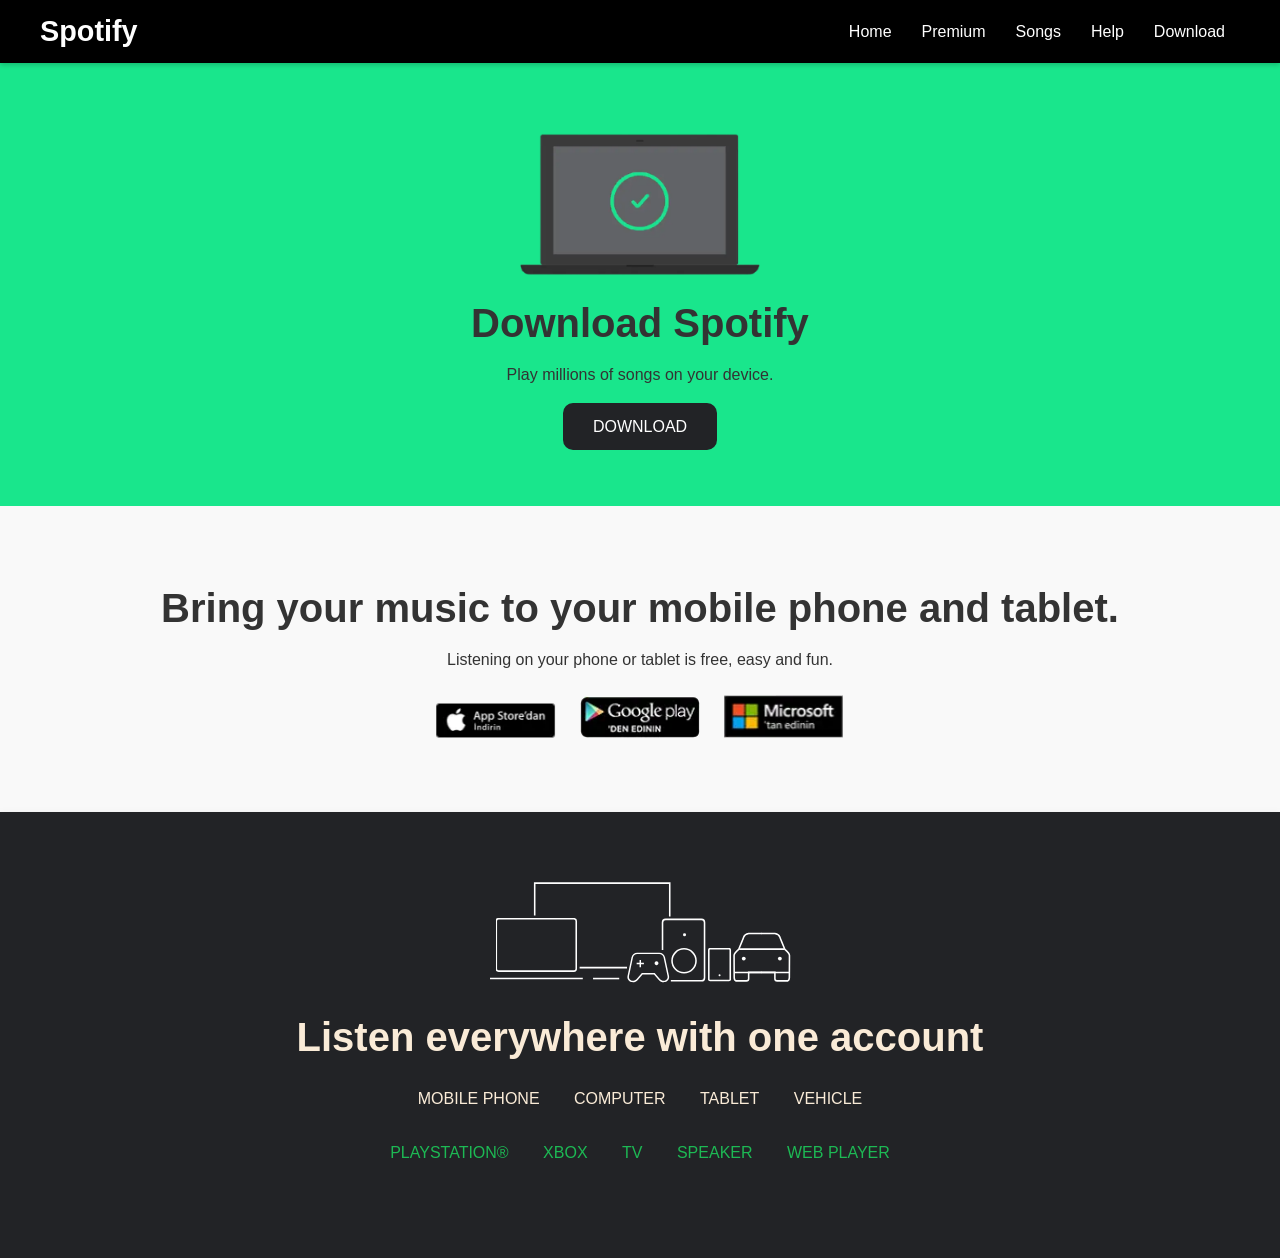
<file: download.html>
<!DOCTYPE html>
<html lang="en">
	<head>
		<meta charset="UTF-8" />
		<meta name="viewport" content="width=device-width, initial-scale=1.0" />
		<link rel="stylesheet" href="download.css">
		<title>Download for Windows - Spotify</title>
		<link rel="icon" href="https://www.scdn.co/i/_global/favicon.png" />
		
	</head>
	<body>
		<!-- Navigation Bar -->
		<nav class="navbar">
			<div class="navbar-container">
				<div class="logo">
					<a href="#">Spotify</a>
				</div>
				<ul class="nav-links">
					<li><a href="spotify.html">Home</a></li>
					<li><a href="premium.html">Premium</a></li>
					<li><a href="index.html">Songs</a></li>
					<li><a href="#">Help</a></li>
					<li><a href="#">Download</a></li>
				</ul>
			</div>
		</nav>
		<custom-header></custom-header>
		
		<div class="download">
			<div class="container">
				<img src="static\laptop.webp" alt="">
				<h1 class="title-1">Download Spotify</h1>
				<p>Play millions of songs on your device.</p><br>
				<a class="black_btn" href="#">DOWNLOAD</a>
			</div>
		</div>
		
		<div class="phoneNtablet">
			<div class="container">
				<h3 class="title-1">Bring your music to your mobile phone and tablet.</h3>
				<p>Listening on your phone or tablet is free, easy and fun.</p>
				<div class="storebox">
					<a href=""><img src="static\appstore.webp" alt=""></a>
					<a href=""><img src="static\googleplay.webp" alt=""></a>
					<a href=""><img src="static\microsoft.webp" alt=""></a>
				</div>
			</div>
		</div>
		
		<div class="Everywhere">
			<div class="container">
				<img src="static\all-devices.svg" alt="">
				<h3 class="title-1">Listen everywhere with one account</h3>
				<ul class="platform_name">
				<li>MOBILE PHONE</li>
				<li>COMPUTER</li>
				<li>TABLET</li>
				<li>VEHICLE</li>
				</ul>
				<ul class="platform_link">
				<li><a href="">PLAYSTATION®</a></li>
				<li><a href="">XBOX</a></li>
				<li><a href="">TV</a></li>
				<li><a href="">SPEAKER</a></li>
				<li><a href="">WEB PLAYER</a></li>
				</ul>
			</div>
		</div>

		<custom-footer></custom-footer>
	</body>
</html>
</file>
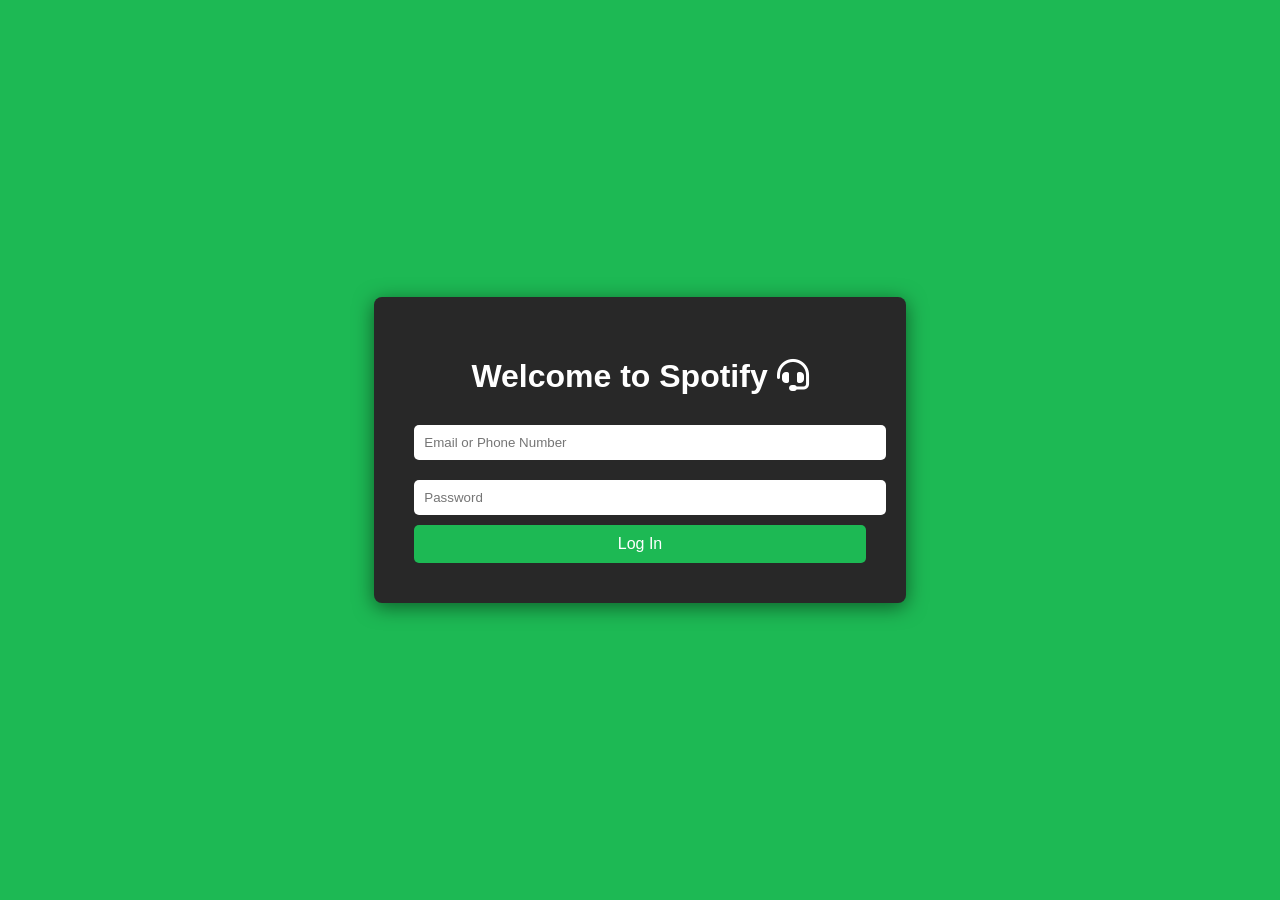
<file: login.html>
<!DOCTYPE html>
<html lang="en">
<head>
    <meta charset="UTF-8">
    <meta name="viewport" content="width=device-width, initial-scale=1.0">
    <title>Spotify Login</title>
    <link rel="stylesheet" href="login.css">
    <link rel="stylesheet" href="https://cdnjs.cloudflare.com/ajax/libs/font-awesome/6.7.2/css/all.min.css" 
     integrity="sha512-Evv84Mr4kqVGRNSgIGL/F/aIDqQb7xQ2vcrdIwxfjThSH8CSR7PBEakCr51Ck+w+/U6swU2Im1vVX0SVk9ABhg==" crossorigin="anonymous" referrerpolicy="no-referrer" />
</head>
<body>
    <div class="login-container">
        <h1>Welcome to Spotify <i class="fa-solid fa-headset"></i></h1>
        <form id="loginForm" onsubmit="login(); return false;">
            <input type="text" id="email" placeholder="Email or Phone Number" required>
            <input type="password" id="password" placeholder="Password" required>
            <button type="submit">Log In</button>
        </form>
    </div>
    <script src="login.js"></script>
</body>
</html>
</file>
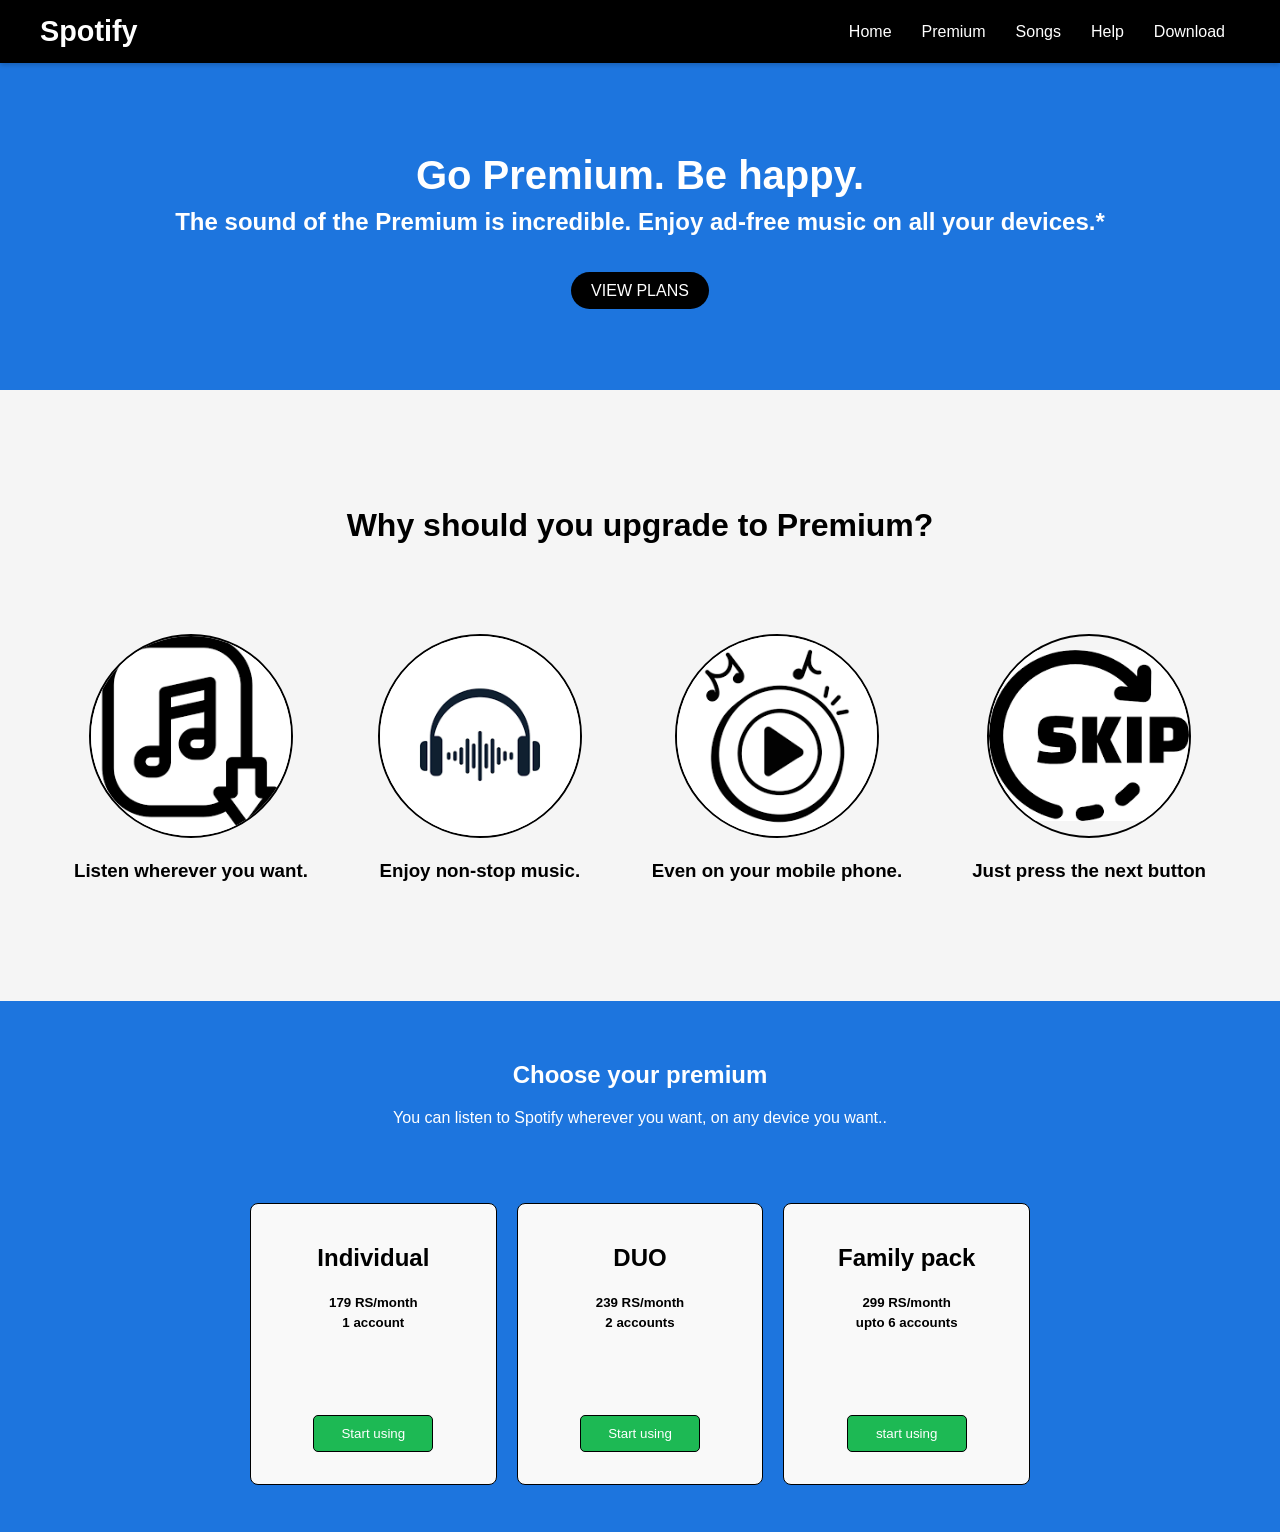
<file: premium.html>
<!DOCTYPE html>
<html lang="en">
<head>
    <meta charset="UTF-8" />
    <meta name="viewport" content="width=device-width, initial-scale=1.0" />
    <link rel="stylesheet" href="premium.css" />
    <title>Spotify Premium</title>
    <link rel="icon" href="https://www.scdn.co/i/_global/favicon.png" />
    </head>
<body>

    <!-- Navigation Bar -->
    <nav class="navbar">
        <div class="navbar-container">
            <div class="logo">
                <a href="#">Spotify</a>
            </div>
            <ul class="nav-links">
                <li><a href="spotify.html">Home</a></li>
                <li><a href="#plans">Premium</a></li>
                <li><a href="index.html">Songs</a></li>
                <li><a href="#">Help</a></li>
                <li><a href="download.html">Download</a></li>
            </ul>
        </div>
    </nav>

    <custom-header></custom-header>
    <div class="premium-head">
        <div class="container">
            <h1>Go Premium. Be happy.</h1>
            <h2 class="title-2">The sound of the Premium is incredible. Enjoy ad-free music on all your devices.*</h2><br><br>
            <a class="black_btn" href="#plans">VIEW PLANS</a>
        </div>
    </div>
    <div class="why-premium">
        <div class="container">
            <h2 class="title-1">Why should you upgrade to Premium?</h2>
        </div>
        <div class="container images">
            <div class="image-item">
                <img src="static\download1.png" alt="Download music.">
                <h3>Listen wherever you want.</h3>
            </div>
            <div class="image-item">
                <img src="static\add_free.png" alt="No ad interruptions.">
                <h3>Enjoy non-stop music.</h3>
            </div>
            <div class="image-item">
                <img src="static\play.png" alt="Play any song you want.">
                <h3>Even on your mobile phone.</h3>
            </div>
            <div class="image-item">
                <img src="static\skip.png" alt="Unlimited song skipping.">
                <h3>Just press the next button</h3>
            </div>
        </div>
    </div>

    <div id="plans" class="premium-plans">
        <div class="container plans-text">
            <h2>Choose your premium</h2>
            <p>You can listen to Spotify wherever you want, on any device you want..</p>
        </div>
        <div class="plan">
            <div>
                <h2>Individual</h2><br>
                <h5>179 RS/month</h5>
                <h5>1 account</h5>
                <button>Start using</button>
            </div>
            <div>
                <h2>DUO</h2><br>
                <h5>239 RS/month</h5>
                <h5>2 accounts</h5>
                <button>Start using </button>
            </div>
            <div>
                <h2>Family pack </h2><br>
                <h5>299 RS/month</h5>
                <h5>upto 6 accounts</h5>
                <button>start using</button>
            </div>
        </div>
        
    </div>
    <custom-footer></custom-footer>
</body>
</html>
</file>
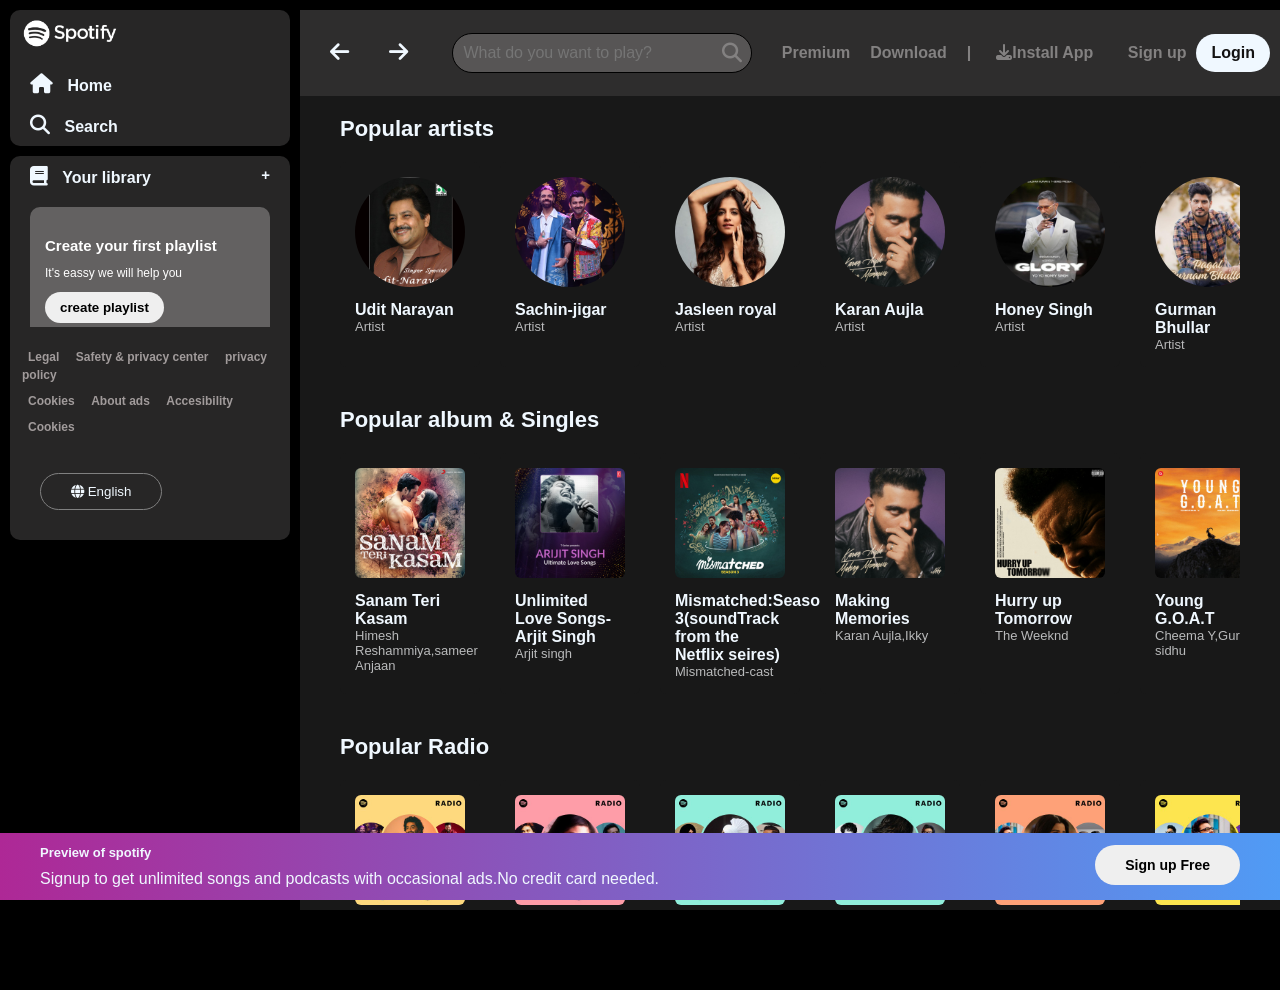
<file: spotify.html>
<!DOCTYPE html>
<html lang="en">
<head>
    <meta charset="UTF-8">
    <meta name="viewport" content="width=device-width, initial-scale=1.0">
    <link rel="stylesheet" href="spotify.css">
    <link rel="icon" href="logo.png">
    <link rel="stylesheet" href="https://cdnjs.cloudflare.com/ajax/libs/font-awesome/6.7.2/css/all.min.css" 
    integrity="sha512-Evv84Mr4kqVGRNSgIGL/F/aIDqQb7xQ2vcrdIwxfjThSH8CSR7PBEakCr51Ck+w+/U6swU2Im1vVX0SVk9ABhg=="crossorigin="anonymous" referrerpolicy="no-referrer" />
    <title>spotify</title>
    
</head>
<body>
    <div class="sidebar">
        <div class="sidebar-nav">
            <div class="logo">
                <img src="static\logo-new.png" alt="spotify logo">
            </div>
            <ul>
                <li><a href="">
                        <span><i class="fa-solid fa-house"></i></span>
                        <span>Home</span>
                    </a>
                </li>
                <li><a href="">
                    <span><i class="fa-solid fa-magnifying-glass"></i></span>
                    <span>Search</span>
                </a></li>
                
            </ul>
        </div>
        <div class="sidebar-nav box2 ">
            
            <ul>
                <li><a href="">
                        <span><i class="fa-solid fa-book"></i></span>
                        <span class="library">Your library</span>
                    </a>
                </li>
                <li>
                    <div class="sidebar-scroll">
                        <div class="create-playlist">
                            <h4>Create your first playlist</h4>
                            <p>It's eassy we will help you</p>
                            <button>create playlist</button>
                        </div>
                        <div class="create-playlist">
                            <h4>Let's find out some podcasts to follow</h4>
                            <p>We w'll keep you updated on new episodes</p>
                            <button>Browse podcasts</button>
                        </div>
                    </div>
                </li>
                
            </ul>
            <div class="privacy">
                <ul>
                    <li>
                        <a href="">Legal</a>
                        <a href="">Safety & privacy center</a>
                        <a href="">privacy policy</a>
                    </li>
                    <li>
                        <a href="">Cookies</a>
                        <a href="">About ads</a>
                        <a href="">Accesibility</a>
                    </li>
                    <li>
                        <a href="">Cookies</a>
                    </li>
                </ul>
            </div>
            <div class="eng-btn">
                <button><i class="fa-solid fa-globe"></i>    English</button>
            </div>
        </div>
    </div>
    <!-- ......Main content starts....... -->
     <div class="main-section">
        <div class="top-nav">
            <div class="prev-btn">
                <button><i class="fa-solid fa-arrow-left"></i></button>
                <button><i class="fa-solid fa-arrow-right"></i></button>
            </div>

            <div class="nav-search">
                <div class="search-icon">
                    <i class="fa-solid fa-magnifying-glass"></i>
                </div>
                <input placeholder="What do you want to play?" class="search-input">
            </div>
            
            <div class="login-btn">
                <button class="premium" onclick="window.location.href='premium.html'">Premium </button>
                <button class="premium" onclick="window.location.href='download.html'">Download</button>
                <button class="seprator">|</button>
                <button class="download"><i class="fa-solid fa-download"></i>Install App</button>
            </div>
            <div class="login-btn">
                <button class="sign-up">Sign up</button>
                <button class="login" onclick="window.location.href='login.html'">Login</button>
            </div>
        </div>
            <div class="spotify-playlist">
                <h2>Popular artists</h2>
                <div class="card" onclick="play()">
                    <div class="item-a">
                        <img src="static\artist1.jpeg" alt="">
                        <div class="play-btn">
                            <span><i class="fa-solid fa-play"></i></i></span>
                        </div>
                        <h4>Udit Narayan</h4>
                        <p>Artist</p>
                    </div>
                    <div class="item-a">
                        <img src="static\artist2.jpeg" alt="">
                        <div class="play-btn">
                            <span><i class="fa-solid fa-play"></i></i></span>
                        </div>
                        <h4>Sachin-jigar</h4>
                        <p>Artist</p>
                    </div>
                    <div class="item-a">
                        <img src="static\artist3.jpeg "alt="">
                        <div class="play-btn">
                            <span><i class="fa-solid fa-play"></i></span>
                        </div>
                        <h4>Jasleen royal</h4>
                        <p>Artist</p>
                    </div>
                    <div class="item-a">
                        <img src="static\img4.jpeg" alt="">
                        <div class="play-btn">
                            <span><i class="fa-solid fa-play"></i></i></span>
                        </div>
                        <h4>Karan Aujla</h4>
                        <p>Artist</p>
                    </div>
                    <div class="item-a">
                        <img src="static\artist4.jpeg" alt="">
                        <div class="play-btn">
                            <span><i class="fa-solid fa-play"></i></i></span>
                        </div>
                        <h4>Honey Singh</h4>
                        <p>Artist</p>
                    </div>
                    <div class="item-a">
                        <img src="static\artist5.jpeg" alt="">
                        <div class="play-btn">
                            <span><i class="fa-solid fa-play"></i></span>
                        </div>
                        <h4>Gurman Bhullar</h4>
                        <p>Artist</p>
                    </div>
                </div>
            </div>
            <div class="spotify-playlist">
                <h2>Popular album & Singles</h2>
                <div class="card">
                    <div class="item">
                        <img src="static\img1.jpeg" alt="">
                        <div class="play-btn">
                            <span><i class="fa-solid fa-play"></i></i></span>
                        </div>
                        <h4>Sanam Teri Kasam</h4>
                        <p>Himesh Reshammiya,sameer Anjaan</p>
                    </div>
                    <div class="item">
                        <img src="static\img2.jpeg" alt="">
                        <div class="play-btn">
                            <span><i class="fa-solid fa-play"></i></i></span>
                        </div>
                        <h4>Unlimited Love Songs-Arjit Singh</h4>
                        <p>Arjit singh</p>
                    </div>
                    <div class="item">
                        <img src="static\img3.jpeg "alt="">
                        <div class="play-btn">
                            <span><i class="fa-solid fa-play"></i></span>
                        </div>
                        <h4>Mismatched:Season 3(soundTrack from the Netflix seires)</h4>
                        <p>Mismatched-cast</p>
                    </div>
                    <div class="item">
                        <img src="static\img4.jpeg" alt="">
                        <div class="play-btn">
                            <span><i class="fa-solid fa-play"></i></i></span>
                        </div>
                        <h4>Making Memories</h4>
                        <p>Karan Aujla,Ikky</p>
                    </div>
                    <div class="item">
                        <img src="static\img5.jpeg" alt="">
                        <div class="play-btn">
                            <span><i class="fa-solid fa-play"></i></i></span>
                        </div>
                        <h4>Hurry up Tomorrow</h4>
                        <p>The Weeknd</p>
                    </div>
                    <div class="item">
                        <img src="static\img6.jpeg" alt="">
                        <div class="play-btn">
                            <span><i class="fa-solid fa-play"></i></span>
                        </div>
                        <h4>Young G.O.A.T</h4>
                        <p>Cheema Y,Gur sidhu</p>
                    </div>
                </div>
            </div>


            <div class="spotify-playlist">
                <h2>Popular Radio</h2>
                <div class="card">
                    <div class="item">
                        <img src="static\img8.jpeg" alt="">
                        <div class="play-btn">
                            <span><i class="fa-solid fa-play"></i></i></span>
                        </div>
                        <h4>Arijit Singh Radio</h4>
                        <p>with Sachin-jigar,Amit Trivedi,Vishal Mishra and more</p>
                    </div>
                    <div class="item">
                        <img src="static\img9.jpeg" alt="">
                        <div class="play-btn">
                            <span><i class="fa-solid fa-play"></i></span>
                        </div>
                        <h4>Alka Yagnik Radio</h4>
                        <p>with Abhijeet,Kumar Sanu,Jatin-Lalit and more</p>
                    </div>
                    <div class="item">
                        <img src="static\img10.jpeg" alt="">
                        <div class="play-btn">
                            <span><i class="fa-solid fa-play"></i></i></span>
                        </div>
                        <h4>Diljit Dosanjh Radio</h4>
                        <p>with Karan Aujla,Subh,Sidhu Moosa Wala and more</p>
                    </div>
                    <div class="item">
                        <img src="static\img11.jpeg" alt="">
                        <div class="play-btn">
                            <span><i class="fa-solid fa-play"></i></i></span>
                        </div>
                        <h4>KK Radio</h4>
                        <p>with Pritam,Ankit Tiwari,Atif Aslam and more </p>
                    </div>
                    <div class="item">
                        <img src="static\img12.jpeg" alt="">
                        <div class="play-btn">
                            <span><i class="fa-solid fa-play"></i></span>
                        </div>
                        <h4>Shreya Ghoshal Radio</h4>
                        <p>with A.R Rahman,vishal-Shekhar,Atif Aslam and more</p>
                    </div>
                    <div class="item">
                        <img src="static\img13.jpeg "alt="">
                        <div class="play-btn">
                            <span><i class="fa-solid fa-play"></i></span>
                        </div>
                        <h4>A.R.Rahman Radio</h4>
                        <p>with Anirudh Ravichander,Harris Jayraj,G.V.Prakash and more</p>
                    </div>

                </div>
            </div>

            <div class="spotify-playlist">
                <h2>India's Best</h2>
                <div class="card">
                    <div class="item">
                        <img src="static\img14.jpeg" alt="">
                        <div class="play-btn">
                            <span><i class="fa-solid fa-play"></i></i></span>
                        </div>
                        <h4>RADAR India<h4>
                        <p>Most exciting artists from the indian indie scene</p>
                    </div>
                    <div class="item">
                        <img src="static\img15.jpeg" alt="">
                        <div class="play-btn">
                            <span><i class="fa-solid fa-play"></i></i></span>
                        </div>
                        <h4>RAP 91</h4>
                        <p>India's Rap scene.cover-Yo Yo honey singh</p>
                    </div>
                    <div class="item">
                        <img src="static\img16.jpeg" alt="">
                        <div class="play-btn">
                            <span><i class="fa-solid fa-play"></i></span>
                        </div>
                        <h4>Yo Hai Harryanvi!</h4>
                        <p>Biggest Haryanvi hits from last 10 years.cover:Raju Punjabi</p>
                    </div>
                    <div class="item">
                        <img src="static\img17.jpeg" alt="">
                        <div class="play-btn">
                            <span><i class="fa-solid fa-play"></i></i></span>
                        </div>
                        <h4>Punjabi 101</h4>
                        <p>Ultimate 101 Punjabi hits with shubh</p>
                    </div>
                    <div class="item">
                        <img src="static\img18.jpeg" alt="">
                        <div class="play-btn">
                            <span><i class="fa-solid fa-play"></i></i></span>
                        </div>
                        <h4>Tollywood Pearls</h4>
                        <p>The finest set of telugu music from the past 10 years.cover:Hi Nanna</p>
                    </div>
                    <div class="item">
                        <img src="static\img19.jpeg" alt="">
                        <div class="play-btn">
                            <span><i class="fa-solid fa-play"></i></span>
                        </div>
                        <h4>Namma Karunaad</h4>
                        <p>An exclusive collection of kannada super hits songs.cover:KGF2</p>
                    </div>
                </div>
            </div>
        <div class="footer-section">
            <div class="footer">
                <div class="footer-link">
                    <div class="footer-column">
                        <div>Company</div>
                        <ul class="col-link">
                            <li><a href="">About</a></li>
                            <li><a href="">Jobs</a></li>
                            <li><a href="">For the Records</a></li>
                        </ul>
                    </div>
                    <div class="footer-column">
                        <div>Communities</div>
                        <ul class="col-link">
                            <li><a href="">For Artists</a></li>
                            <li><a href="">Developers</a></li>
                            <li><a href="">Advertising</a></li>
                            <li><a href="">Investors</a></li>
                            <li><a href="">Vendors</a></li>
                        </ul>
                    </div>
                    <div class="footer-column">
                        <div>Useful links</div>
                        <ul class="col-link">
                            <li><a href="">Support</a></li>
                            <li><a href="">Free Mobile app</a></li>
                        </ul>
                    </div>
                </div>

                <div class="social-link">
                    <div>
                        <i class="fa-brands fa-facebook"></i>
                        <i class="fa-brands fa-twitter"></i>
                        <i class="fa-brands fa-instagram"></i>

                    </div>
                </div>
            </div>
        </div>
        <hr>
        <div class="copy-right">&copy; 2024 Spotify AB</div>
     </div>
     <div class="preview">
        <div class="text">
            <h4>Preview of spotify</h4>
            <p>Signup to get unlimited songs and podcasts with occasional ads.No credit card needed.</p>
        </div>
        <div class="button">
            <button> Sign up Free</button>
        </div>
     </div>
     <script src="spotify.js"></script>
</body>
</html>
</file>
<file: download.css>
/* General Styles */
body {
    font-family: 'DM Sans', sans-serif;
    margin: 0;
    padding: 0;
    background-color: #f0f0f0;
    color: #333;
}

.container {
    max-width: 1200px;
    margin: 0 auto;
    padding: 20px;
}

/* Header Styles */
header {
    background-color: #1DB954;
    padding: 20px;
    text-align: center;
}

header h1 {
    color: white;
    margin: 0;
}

/* Navbar Styles */
.navbar {
    background-color: #000; 
    padding: 15px 20px;
    position: relative;
    box-shadow: 0 2px 5px rgba(0, 0, 0, 0.2);
}

.navbar-container {
    display: flex;
    justify-content: space-between;
    align-items: center;
    max-width: 1200px;
    margin: 0 auto;
}

.logo a {
    color: white;
    font-size: 1.8em;
    text-decoration: none;
    font-weight: bold;
}

.nav-links {
    list-style-type: none;
    display: flex;
    margin: 0;
    padding: 0;
}

.nav-links li {
    margin: 0 15px;
}

.nav-links a {
    color: white;
    text-decoration: none;
    font-size: 1em;
    transition: color 0.3s;
}

.nav-links a:hover {
    font-size:18px;
    font-weight: 600;
}

/* Responsive Styles */
@media (max-width: 768px) {
    .navbar-container {
        flex-direction: column;
        align-items: flex-start;
    }
    .nav-links {
        flex-direction: column;
        width: 100%;
    }

    .nav-links li {
        margin: 10px 0;
    }
}
/* Download Section */
.download {
    background-color: #19E68C;
    text-align: center;
    padding: 50px 20px;
    box-shadow: 0 4px 10px rgba(0, 0, 0, 0.1);
}

.download img {
    max-width: 20%;
    height: auto;
}

.title-1 {
    font-size: 2.5em;
    margin: 20px 0;
}

.black_btn {
    background-color: #222326;
    color: white;
    padding: 15px 30px;
    text-decoration: none;
    border-radius: 10px;
    transition: background-color 0.3s;
}

.black_btn:hover {
    background-color: #0d6d19;
    font-size:18px;
    font-weight: 600;
    
}

/* Phone and Tablet Section */
.phoneNtablet {
    background-color: #f9f9f9;
    text-align: center;
    padding: 40px 20px;
}

.storebox img {
    width: 120px;
    margin: 10px;
}

/* Everywhere Section */
.Everywhere {
    background-color:#222326;
    color:antiquewhite;
    text-align: center;
    padding: 50px 20px;
    box-shadow: 0 4px 10px rgba(0, 0, 0, 0.1);
}

.platform_name, .platform_link {
    list-style-type: none;
    padding: 0;
}

.platform_name li, .platform_link li {
    display: inline-block;
    margin: 10px 15px;
}

.platform_link a {
    color: #1DB954;
    text-decoration: none;
    transition: color 0.3s;
}

.platform_link a:hover {
    color: #1aa34a;
}

/* Footer Styles */
footer {
    background-color: #1DB954;
    color: white;
    text-align: center;
    padding: 20px;
}
</file>
<file: login.css>
body {
    font-family: Arial, sans-serif;
    background-color: #1DB954; 
    color: white;
    display: flex;
    justify-content: center;
    align-items: center;
    height: 100vh;
    margin: 0;
}
.login-container {
    background-color: #282828; 
    padding: 40px;
    border-radius: 8px;
    box-shadow: 0 4px 20px rgba(0, 0, 0, 0.5);
    text-align: center;
}
h1 {
    margin-bottom: 20px;
}
input {
    width: 100%;
    padding: 10px;
    margin: 10px 0;
    border: none;
    border-radius: 5px;
}
button {
    width: 100%;
    padding: 10px;
    background-color: #1DB954; 
    border: none;
    border-radius: 5px;
    color: white;
    font-size: 16px;
    cursor: pointer;
}
button:hover {
    background-color: #1ed760; 
}
</file>
<file: premium.css>
body {
    font-family: Arial, Helvetica, sans-serif;
    margin: 0;
    padding: 0;
    background-color: #1D75DE; 
    color: #ffffff; 
}
.container {
    width: 90%;
    max-width: 1200px;
    margin: 0 auto;
    padding: 20px;
}
.premium-head {
    text-align: center;
    padding: 50px 0;
    background-color: #1D75DE;
}
.premium-head h1 {
    font-size: 2.5em;
    margin: 0;
}
.premium-head h2 {
    font-size: 1.5em;
    margin:10px 20px;
}
.black_btn {
    background-color: #000; 
    color: #ffffff;
    padding: 10px 20px;
    text-decoration: none;
    border-radius: 50px;
    transition: background-color 0.3s;
}
.black_btn:hover {
    background-color: #2c2a2a; 
}
/* Navbar Styles */
.navbar {
    background-color: #000; 
    padding: 15px 20px;
    position: relative;
    box-shadow: 0 2px 5px rgba(0, 0, 0, 0.2);
}

.navbar-container {
    display: flex;
    justify-content: space-between;
    align-items: center;
    max-width: 1200px;
    margin: 0 auto;
}

.logo a {
    color: white;
    font-size: 1.8em;
    text-decoration: none;
    font-weight: bold;
}
.nav-links {
    list-style-type: none;
    display: flex;
    margin: 0;
    padding: 0;
}
.nav-links li {
    margin: 0 15px;
}
.nav-links a {
    color: white;
    text-decoration: none;
    font-size: 1em;
    transition: color 0.3s;
}

.nav-links a:hover {
    font-size:18px;
    font-weight: 600;
}

/* Responsive Styles */
@media (max-width: 768px) {
    .navbar-container {
        flex-direction: column;
        align-items: flex-start;
    }
    .nav-links {
        flex-direction: column;
        width: 100%;
    }

    .nav-links li {
        margin: 10px 0;
    }
}
.why-premium {
    padding: 50px 0;
    background-color: whitesmoke;
    color:#000;
}
.title-1 {
    text-align: center;
    font-size: 2em;
    margin-bottom: 20px;
}
.why-premium {
    text-align: center; 
}
.container {
    margin: 20px auto; 
}
.images {
    display: flex; 
    justify-content: space-between; 
    flex-wrap: wrap;
}

.image-item {
    margin: 10px; 
    text-align: center;
}
.image-item img {
    width: 200px;
    height: 200px;
    border-radius: 50%; 
    object-fit: contain;
    border: 2px solid black;
}
/* Plans Section */
.premium-plans {
    text-align: center; 
    margin-top: 20px;
}
.plan {
    display: flex; 
    justify-content: space-between; 
    align-items: flex-start; 
    margin: 40px auto; 
    max-width: 800px; 
}
.plan div {
    flex: 1; 
    margin: 0 10px;
    padding:40px;
    border: 1px solid #000; 
    border-radius: 8px; 
    height: 200px;
    background-color: #f9f9f9; 
}
.plan h2 {
    margin: 0; 
    color:#000;
}
.plan h5 {
    margin: 5px 0; 
    color:black;
}
.plan button {
    padding: 10px 15px; 
    background-color: #1DB954; 
    color: white; 
    border: 1px solid black; 
    border-radius: 5px; 
    cursor: pointer; 
    min-width: 120px; 
    width: auto; 
    margin: 80px 0; 
    white-space: nowrap; 
}
.plan button:hover {
    background-color: #066d2a; 
}
.plans-text {
    text-align: center;
}
.plans-container {
    display: flex;
    justify-content: space-around;
    flex-wrap: wrap;
}
.custom-footer {
    background-color: #121212;
    text-align: center;
    padding: 20px;
}
</file>
<file: spotify.css>
*{
    margin: 0;
    padding: 0;
    box-sizing:border-box;
}
body{
    background-color: #000;
    font-family: Arial, Helvetica, sans-serif;
}

.sidebar{
    width:300px;
    background-color:#000;
    position:fixed;
    top:0;
    bottom:0;
    left:0;
    padding:10px;
}
.sidebar-nav{
    background-color: rgb(39, 38, 38);
    border-radius:10px;
    padding:20px,10px;
    margin-bottom:10px;

}
.sidebar-nav .logo{
    width:120px;
}
.sidebar-nav .logo img{
    width:100%;
}
.sidebar-nav ul {
    list-style:none;
}
.sidebar-nav ul li{
    padding:10px 20px;
}
.sidebar-nav ul li a{
    text-decoration:none;
    color:aliceblue;
    font-size: 16px;
    font-weight:600;

}
.sidebar-nav  ul  li  a i{
    
    font-size: 20px;
    margin-right: 10px;

}
.library:after{
    content:'+';
    float:right;
    text-align:center;
    font-size:15px;
}
.create-playlist{
    background:rgb(99, 97, 97);
    padding:30px 15px;
    border-radius: 10px;
    margin-bottom:10px;
}
.sidebar-scroll{
    height:120px;
    overflow-y:auto;
}
.sidebar-scroll::-webkit-scrollbar{
    background: transparent;
}
.sidebar-scroll::-webkit-scrollbar-thumb{
    background: transparent;
    width:10px;
}
.sidebar-scroll:hover::-webkit-scrollbar-thumb{
    background: #5c5b5b;
    width:5px;
}
.create-playlist h4{
    color:#fff;
    font-size:15px;
}
.create-playlist p{
    color:#fff;
    font-size:12px;
    margin:12px 0;
}
.create-playlist button{
    padding:8px 15px;
    border:0;
    outline:0;
    border-radius:20px;
    font-weight:600;
    margin-bottom:10px;

}
.privacy  ul li a{
    text-decoration: none;
    color:#a19b9b;
    font-size:12px;
    font-weight: 600;
    margin:0 6px;

}
.privacy  ul li a:hover{
    text-decoration: underline;
    color:aliceblue;
}
.privacy  ul{
    list-style:none;
    margin-top:10px;
}

.privacy  ul li {
    padding:0 12px;
    padding-bottom:8px;
    
}
.eng-btn{
    padding:20px 30px;

}
.eng-btn button{
    padding:10px 30px;
    background: transparent;
    border:0;
    outline:none;
    color:aliceblue;
    border:1px solid gray;
    border-radius:20px;
    margin: 10px 0;
}
.eng-btn button:hover{
    padding:11px 31px;
    border:1px solid aliceblue;
}
/* ...Main section... */

.main-section{
    margin-top:10px;
    margin-left:300px;
    background: #181818;
    height:100vh;
    overflow-y: auto;
    margin-bottom: 80px;
}
.main-section::-webkit-scrollbar{
    background: transparent;
}
.main-section::-webkit-scrollbar-thumb{
    background: transparent;
    width:10px;
}
.main-section:hover::-webkit-scrollbar-thumb{
    background: #5c5b5b;
    width:5px;
}
.main-section .top-nav {
    padding: 10px 10px;
    background: #2e2d2d;
    display: flex;
    align-items: center;
    justify-content: space-between;
}

.prev-btn {
    display: flex;
    align-items: center;
}


.main-section .nav-search{
    display:flex;
    justify-content: space-between;
    align-items:center;
    background-color: #2e2d2d;
    color:#838181;
    border-radius:20px;
    width:300px;
    height:40px;
}
.main-section .search-input{
    width:100%;
    font-size:1rem;
    border:1px solid;
    border-radius:50px;
    background: #575555;
    height:40px;
    padding:10px;
}
.nav-search {
    position: relative;
    display: flex;
    align-items: center;
}
.search-input {
    width: 100%;
    font-size: 1rem;
    border: 1px solid;
    border-radius: 20px;
    background: #575555;
    height: 40px;
    padding: 10px 40px; 
}
.search-icon {
    position: absolute;
    right: 10px; 
    color: #838181;
    font-size: 20px;
    
}
.login-btn {
    display: flex;
    align-items: center;
    gap: 10px;
}
.main-section .top-nav button {
    background: transparent;
    border:0;
    outline: 0;
}
.main-section .top-nav .prev-btn button {
    color:aliceblue;
    font-size: 22px;
    margin:20px;
}
.top-nav .login-btn .sign-up{
    color:#838181;
    font-size:16px;
    font-weight: 600;
}
.top-nav .login-btn .sign-up:hover{
    color:aliceblue;
    font-size:18px;
    font-weight: 600;
}
.top-nav .login-btn .premium{
    color:#838181;
    font-size:16px;
    font-weight: 600;
    padding:5px;
}
.top-nav .login-btn .premium:hover{
    color:aliceblue;
    font-size:16px;
    font-weight: 600;
    padding:5px;
}
.top-nav .login-btn .seprator{
    color:#838181;
    font-size:16px;
    font-weight: 600;
    padding:5px;
}
.top-nav .login-btn .download{
    color:#838181;
    font-size:16px;
    font-weight: 600;
    padding:10px;
}
.top-nav .login-btn .download:hover{
    color:aliceblue;
    font-size:18px;
    font-weight: 600;
}
.top-nav .login-btn .login {
    color: #131212;
    font-size: 16px;
    font-weight: 600;
    background: aliceblue;
    padding: 10px 15px;
    border-radius: 50px;
    cursor: pointer;
}
.spotify-playlist{
    padding:20px 40px;
}
.spotify-playlist h2{
    color:aliceblue;
    font-size:22px;
    margin-bottom:20px;
}
.spotify-playlist .card{
    display: flex;
    overflow:hidden;
    gap:20px;
}
.spotify-playlist .card .item{
    width:160px;
    min-width:140px;
    background-color: #181818;
    cursor:pointer;
    border-radius: 6px;
    padding:15px;
}
.spotify-playlist .card .item:hover{
    background-color:#3d3c3c;
}
.spotify-playlist .card .item img{
    width:100%;
    border-radius: 6px;
    margin-bottom: 10px;
}
.spotify-playlist .card .item-a img{
    width:100%;
    border-radius: 50%;
    margin-bottom: 10px;
}
.spotify-playlist .item-a h4 {
    color:aliceblue;
}
.spotify-playlist .item-a p {
    color:rgb(185, 186, 187);
    font-size: 13px;
}
.spotify-playlist .card .item-a:hover{
    background-color:#3d3c3c;
}
.spotify-playlist .card .item-a{
    width:160px;
    min-width:140px;
    background-color: #181818;
    cursor:pointer;
    border-radius: 6px;
    padding:15px;
}
.spotify-playlist .item h4 {
    color:aliceblue;
}
.spotify-playlist .item p {
    color:rgb(185, 186, 187);
    font-size: 13px;
}
.spotify-playlist .item p:hover {
    text-decoration: underline;
}
.spotify-playlist .play-btn{
    position:relative;
}
.spotify-playlist .play-btn i{
    position:absolute;
    background: rgb(39, 180, 39);
    border-radius: 50%;
    padding:12px;
    top:-40px;
    right:10px;
    opacity:0;
    transform: 0.3s ease all;
}
.spotify-playlist .card .item:hover .play-btn i{
    opacity:1;
    transform: translateY(-20px);
}
.spotify-playlist .card .item-a:hover .play-btn i{
    opacity:1;
    transform: translateY(-20px);
}

/* ...Footer section... */
.footer-section{
    padding :20px 40px;
}
.footer-section .footer{
    display:flex;
    justify-content:space-between ;
    margin-top:40px;
}
.footer-section .footer .footer-link{
    display:flex;
    justify-content:space-between ;
    gap:50px;
}
.footer-section .footer .footer-link .footer-column{
    margin :0px 12px;
}
.footer-section .footer .footer-link .footer-column div{
    color:aliceblue;
    font-weight:600px;
    margin-bottom:12px;
    font-size:16px;
}
.footer-section .footer .footer-link .footer-column ul li{
   list-style:none;
   margin:6px 0px;

}
.footer-section .footer .footer-link .footer-column ul li a{
    text-decoration: none;
    color:#969393;
    font-size:14px;
    cursor:pointer;
 
 }
 .footer-section .footer .footer-link .footer-column ul li a:hover{
    text-decoration: underline;
    color:aliceblue;
 }
 .footer .social-link i{
    color:aliceblue;
    background: #353434;
    padding:12px;
    border-radius: 50%;
    margin: 0 5px;
    cursor:pointer;
 }
 .footer .social-link i:hover{
    background: #636262;
 }
 hr{
    margin:20px 40px;
    border:0;
    outline:0;
    border:1px solid grey;
    margin-top:40px;
 }
 .copy-right{
    padding:0px 40px;
    color:#939696;
    font-size:15px;
    margin-bottom:30px;
 }
 .preview{
    display:flex;
    justify-content: space-between;
    background: linear-gradient(to right,#ae2896,#509bf5);
    position: fixed;
    bottom:0;
    left:0;
    right:0;
    padding:12px 40px;
 }
 .preview h4{
    font-size:13px;
    font-weight:600px;
    margin-bottom:10px;
    color:aliceblue;
 }
 .preview p{
    font-size:16px;
    font-weight:400px;
    color:aliceblue;
 }
 .preview button{
    padding:12px 30px;
    border:0;
    outline:0;
    border-radius: 20px;
    font-size:14px;
    font-weight:600;
    color:black;
 }
</file>
